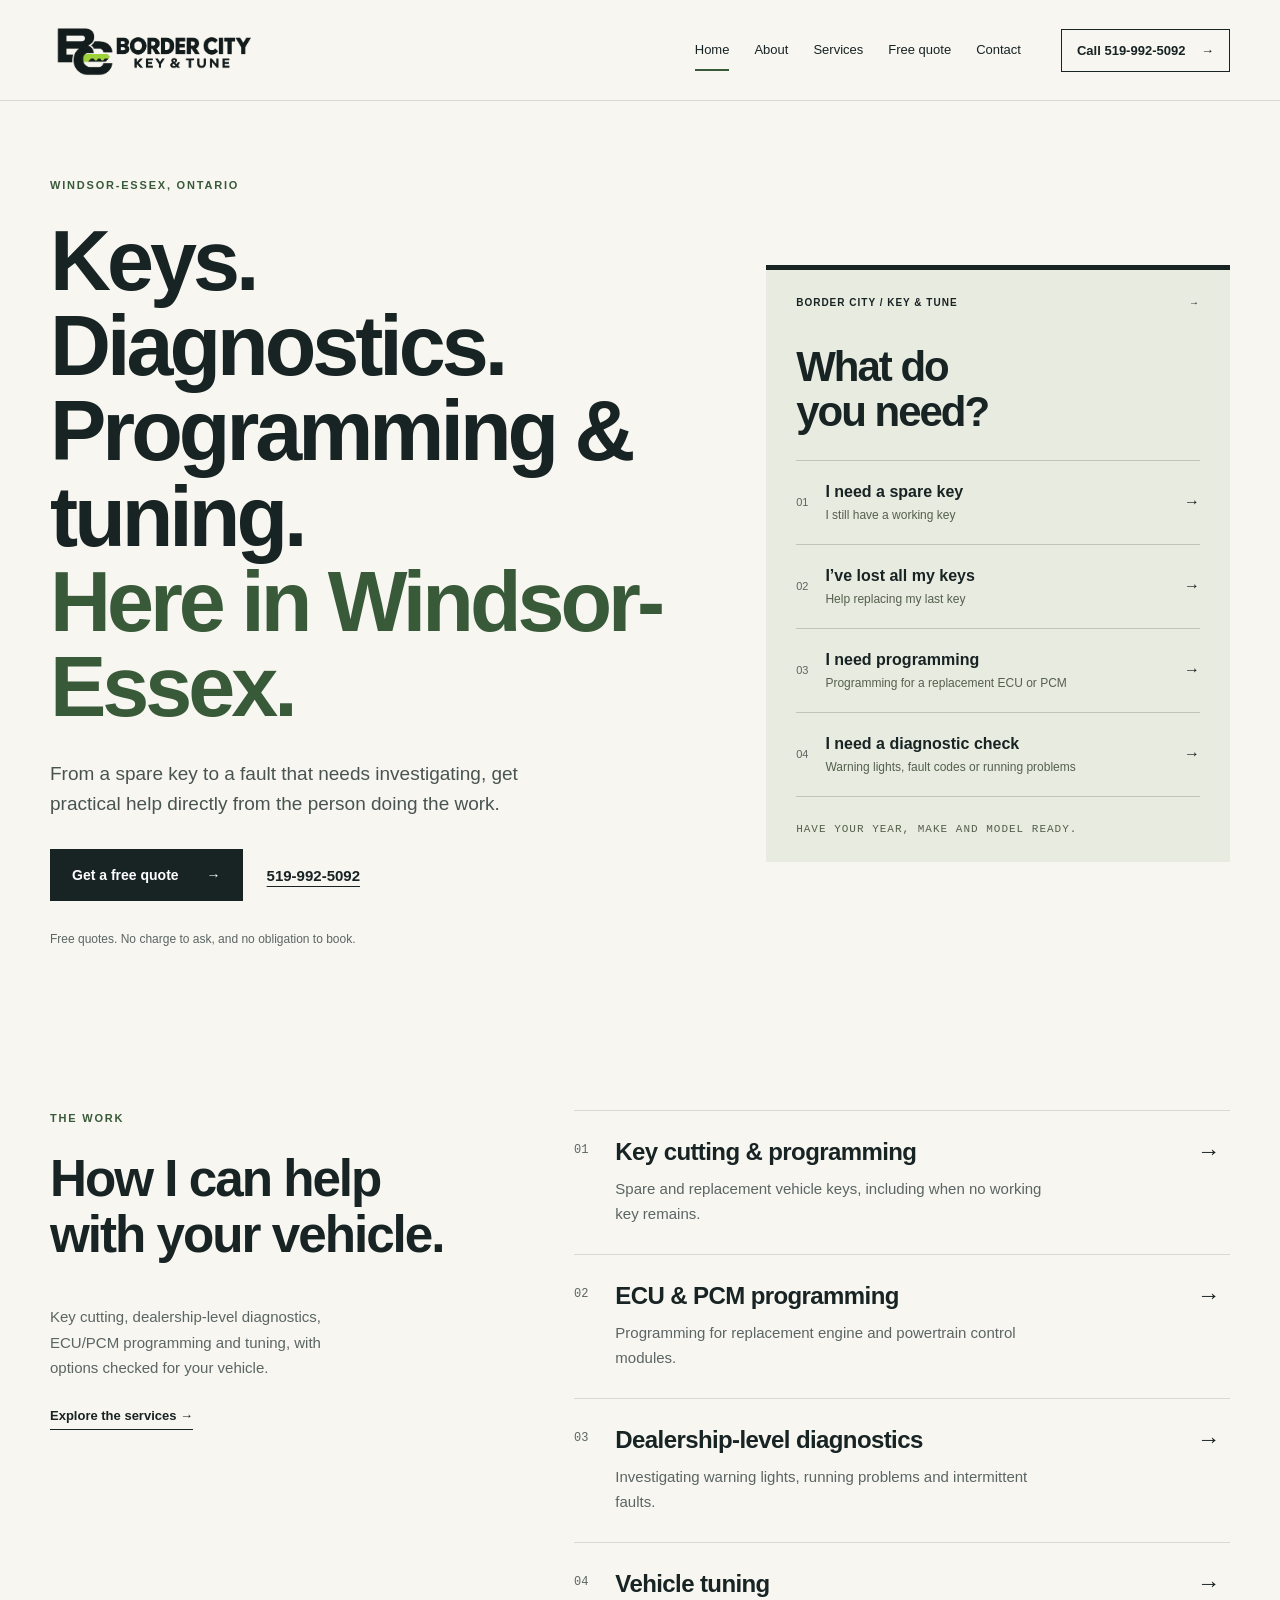
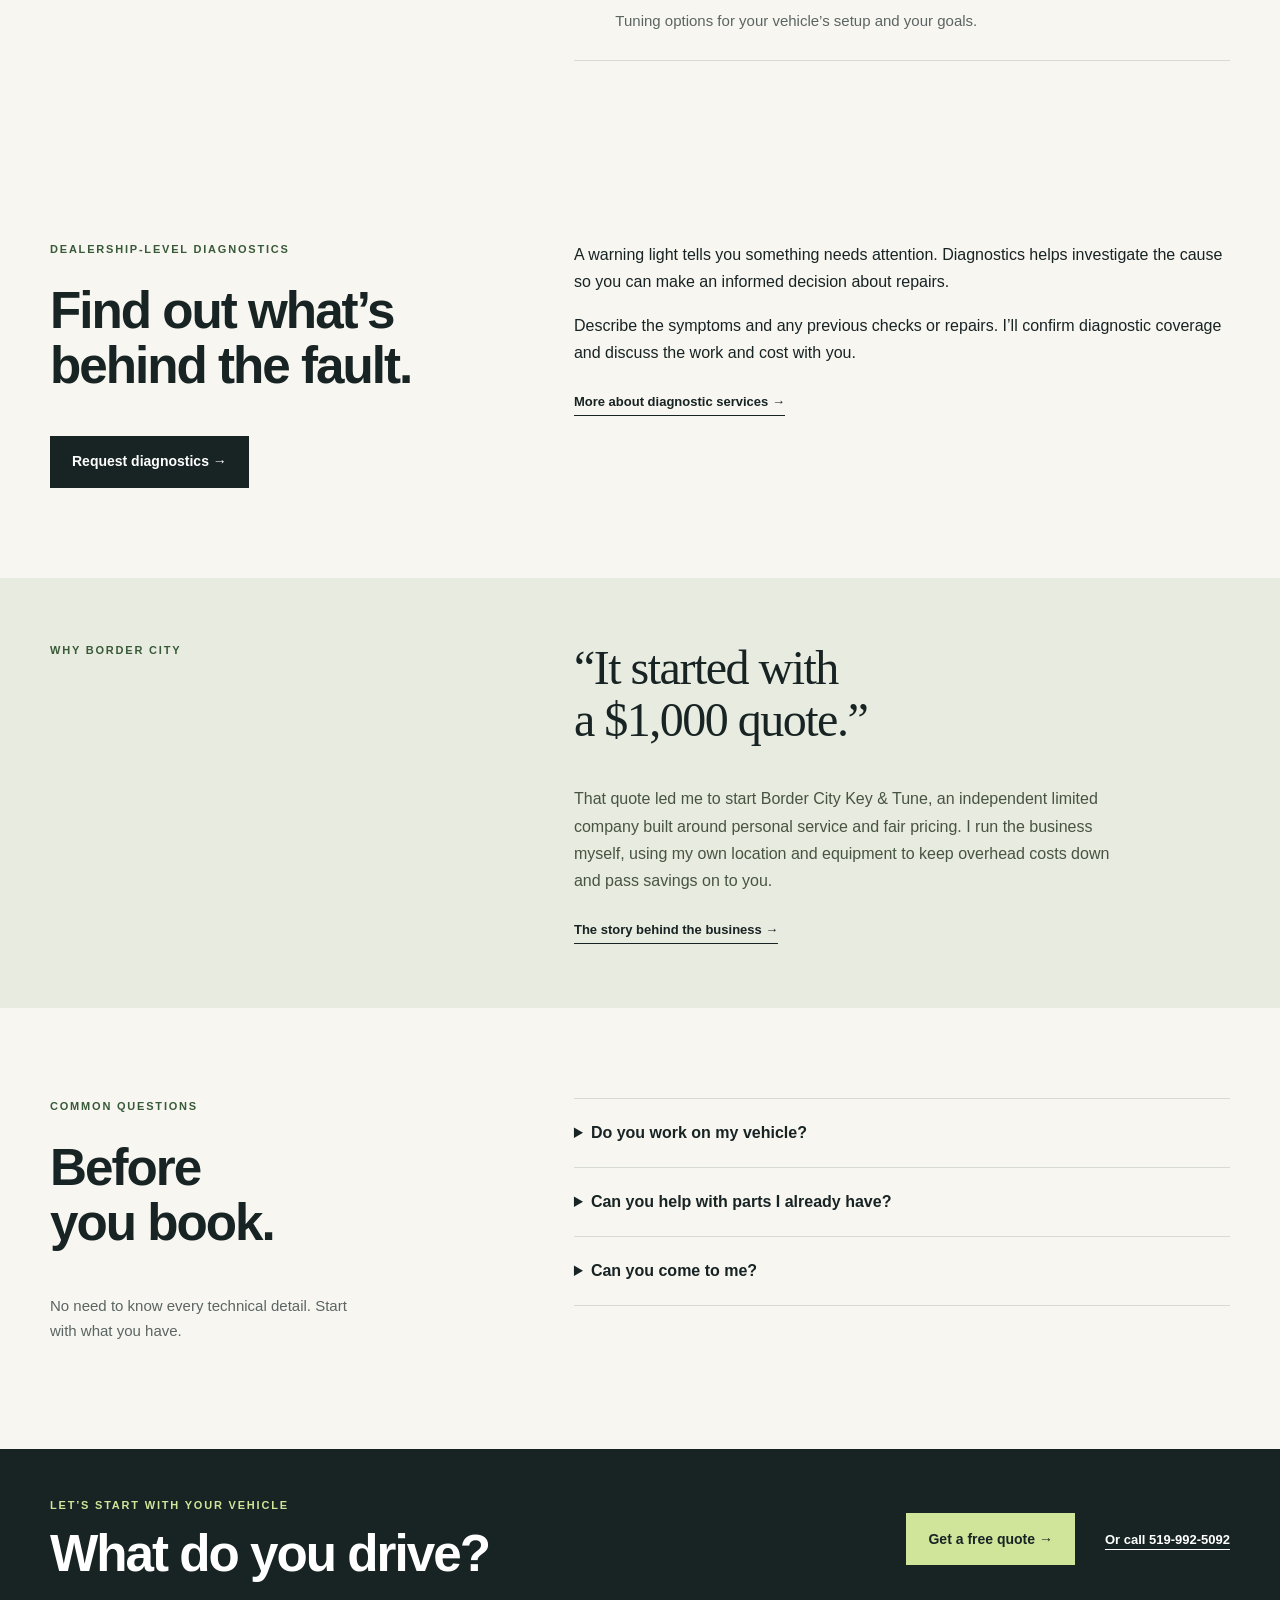
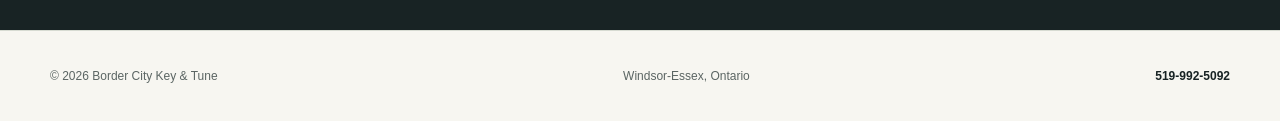
<file: index.html>
<!doctype html>
<html lang="en"><head><meta charset="utf-8"><meta name="viewport" content="width=device-width, initial-scale=1"><meta name="theme-color" content="#182324"><title>Keys, diagnostics & vehicle programming | Border City Key &amp; Tune</title><meta name="description" content="Key cutting, vehicle keys, dealership-level diagnostics, ECU/PCM programming and tuning in Windsor-Essex. Personal service from an independent limited company."><link rel="canonical" href="https://bordercitykey.com/" /><link rel="icon" href="favicon.png" type="image/png"><link rel="stylesheet" href="styles.css?v=brand-20261115"></head><body><a class="skip-link" href="#top">Skip to content</a><header class="site-header"><div class="container header-inner"><a class="brand" href="index.html" aria-label="Border City Key &amp; Tune home"><img class="brand-logo" src="assets/brand/logo-clean-v2.png" width="207" height="69" style="width:207px;max-width:100%;height:auto" alt=""></a><nav class="site-nav" aria-label="Main navigation"><a href="index.html" aria-current="page">Home</a><a href="about.html">About</a><a href="services.html">Services</a><a href="quote.html">Free quote</a><a href="contact.html">Contact</a></nav><a class="header-call" href="tel:+15199925092">Call 519-992-5092 <span aria-hidden="true">→</span></a></div></header><main id="top">
<section class="home-intro"><div class="container intro-grid"><div class="intro-copy"><p class="eyebrow">WINDSOR-ESSEX, ONTARIO</p><h1>Keys. Diagnostics.<br>Programming &amp; tuning.<br><span>Here in Windsor-Essex.</span></h1><p class="intro-lede">From a spare key to a fault that needs investigating, get practical help directly from the person doing the work.</p><div class="hero-actions"><a class="button button-primary" href="quote.html">Get a free quote <span aria-hidden="true">→</span></a><a class="plain-link" href="tel:+15199925092">519-992-5092</a></div><p class="intro-note">Free quotes. No charge to ask, and no obligation to book.</p></div>
<aside class="job-board"><div class="board-top"><span>BORDER CITY / KEY &amp; TUNE</span><span aria-hidden="true">→</span></div><h2>What do<br>you need?</h2><a href="quote.html?service=spare"><span>01</span><div><strong>I need a spare key</strong><small>I still have a working key</small></div><b aria-hidden="true">→</b></a><a href="quote.html?service=lost"><span>02</span><div><strong>I’ve lost all my keys</strong><small>Help replacing my last key</small></div><b aria-hidden="true">→</b></a><a href="quote.html?service=module"><span>03</span><div><strong>I need programming</strong><small>Programming for a replacement ECU or PCM</small></div><b aria-hidden="true">→</b></a><a href="quote.html?service=diagnostics"><span>04</span><div><strong>I need a diagnostic check</strong><small>Warning lights, fault codes or running problems</small></div><b aria-hidden="true">→</b></a><div class="board-bottom">HAVE YOUR YEAR, MAKE AND MODEL READY.</div></aside></div></section>

<section class="section"><div class="container service-layout"><div><p class="eyebrow dark">THE WORK</p><h2>How I can help<br>with your vehicle.</h2><p class="section-note">Key cutting, dealership-level diagnostics, ECU/PCM programming and tuning, with options checked for your vehicle.</p><a class="text-cta" href="services.html">Explore the services →</a></div><div class="service-rows"><article><span>01</span><div><h3>Key cutting &amp; programming</h3><p>Spare and replacement vehicle keys, including when no working key remains.</p></div><a href="quote.html?service=spare" aria-label="Get a vehicle key quote">→</a></article><article><span>02</span><div><h3>ECU &amp; PCM programming</h3><p>Programming for replacement engine and powertrain control modules.</p></div><a href="quote.html?service=module" aria-label="Request a programming quote">→</a></article><article><span>03</span><div><h3>Dealership-level diagnostics</h3><p>Investigating warning lights, running problems and intermittent faults.</p></div><a href="quote.html?service=diagnostics" aria-label="Request a diagnostic appointment">→</a></article><article><span>04</span><div><h3>Vehicle tuning</h3><p>Tuning options for your vehicle’s setup and your goals.</p></div><a href="quote.html?service=tuning" aria-label="Request a tuning quote">→</a></article></div></div></section>
<section class="section"><div class="container practical-grid"><div><p class="eyebrow dark">DEALERSHIP-LEVEL DIAGNOSTICS</p><h2>Find out what’s<br>behind the fault.</h2><a class="button button-primary" href="quote.html?service=diagnostics">Request diagnostics →</a></div><div><p>A warning light tells you something needs attention. Diagnostics helps investigate the cause so you can make an informed decision about repairs.</p><p>Describe the symptoms and any previous checks or repairs. I’ll confirm diagnostic coverage and discuss the work and cost with you.</p><a class="text-cta" href="services.html#diagnostics">More about diagnostic services →</a></div></div></section><section class="owner-note"><div class="container owner-grid"><p class="eyebrow dark">WHY BORDER CITY</p><div><h2>“It started with<br>a $1,000 quote.”</h2><p>That quote led me to start Border City Key &amp; Tune, an independent limited company built around personal service and fair pricing. I run the business myself, using my own location and equipment to keep overhead costs down and pass savings on to you.</p><a class="text-cta" href="about.html">The story behind the business →</a></div></div></section>
<section class="section"><div class="container practical-grid"><div><p class="eyebrow dark">COMMON QUESTIONS</p><h2>Before<br>you book.</h2><p class="section-note">No need to know every technical detail. Start with what you have.</p></div><div class="faq"><details><summary>Do you work on my vehicle?</summary><p>Send your year, make and model, and the service you need. I’ll confirm what I can help with. <a class="text-cta" href="quote.html">Request a free quote →</a></p></details><details><summary>Can you help with parts I already have?</summary><p>Yes. I can check compatibility or help source suitable parts. <a class="text-cta" href="services.html#parts">See parts guidance →</a></p></details><details><summary>Can you come to me?</summary><p>On-site appointments are available for suitable jobs. <a class="text-cta" href="contact.html#appointments">See appointment arrangements →</a></p></details></div></div></section>
<section class="closing"><div class="container"><div><p class="eyebrow">LET’S START WITH YOUR VEHICLE</p><h2>What do you drive?</h2></div><a class="button button-primary" href="quote.html">Get a free quote →</a><a class="plain-link" href="tel:+15199925092">Or call 519-992-5092</a></div></section></main><footer class="site-footer"><div class="container footer-inner"><span>© <span id="year">2026</span> Border City Key &amp; Tune</span><span>Windsor-Essex, Ontario</span><a href="tel:+15199925092">519-992-5092</a></div></footer><script src="script.js?v=free-quotes-20261115" defer></script></body></html>
</file>
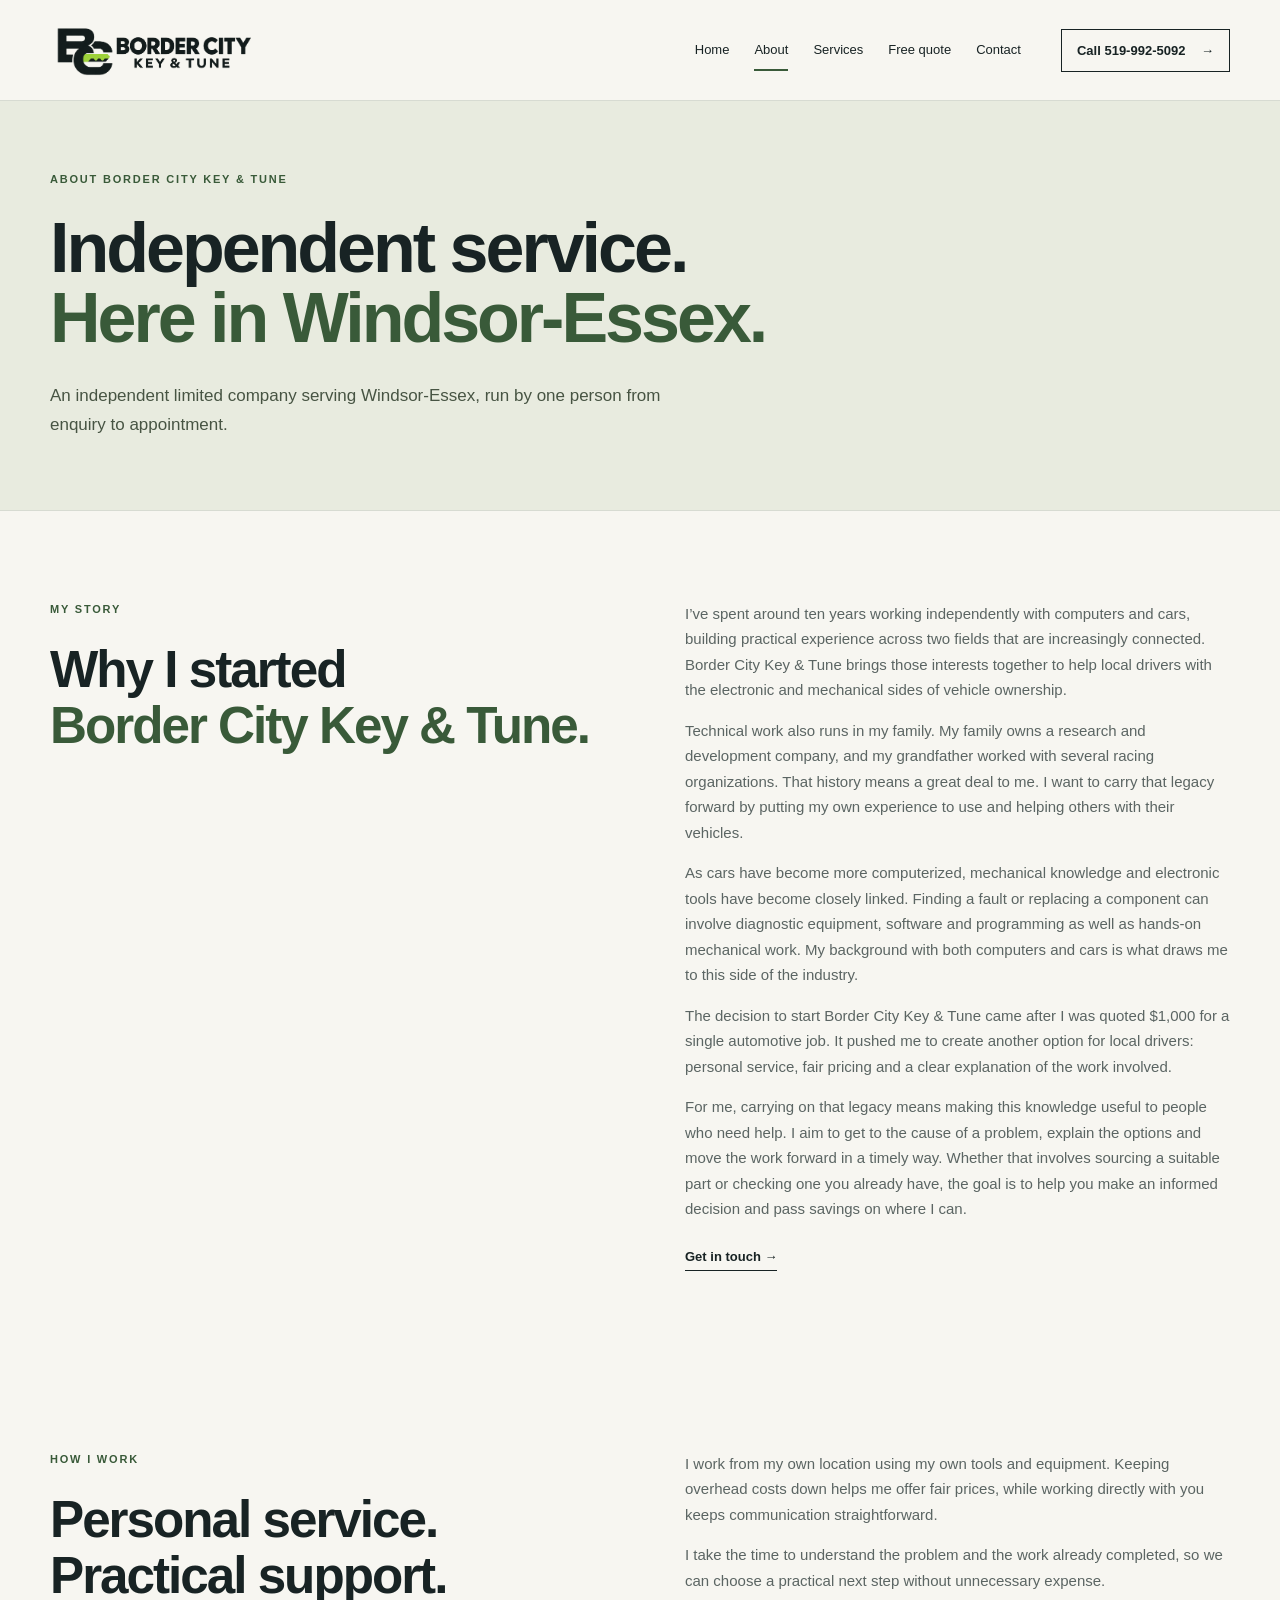
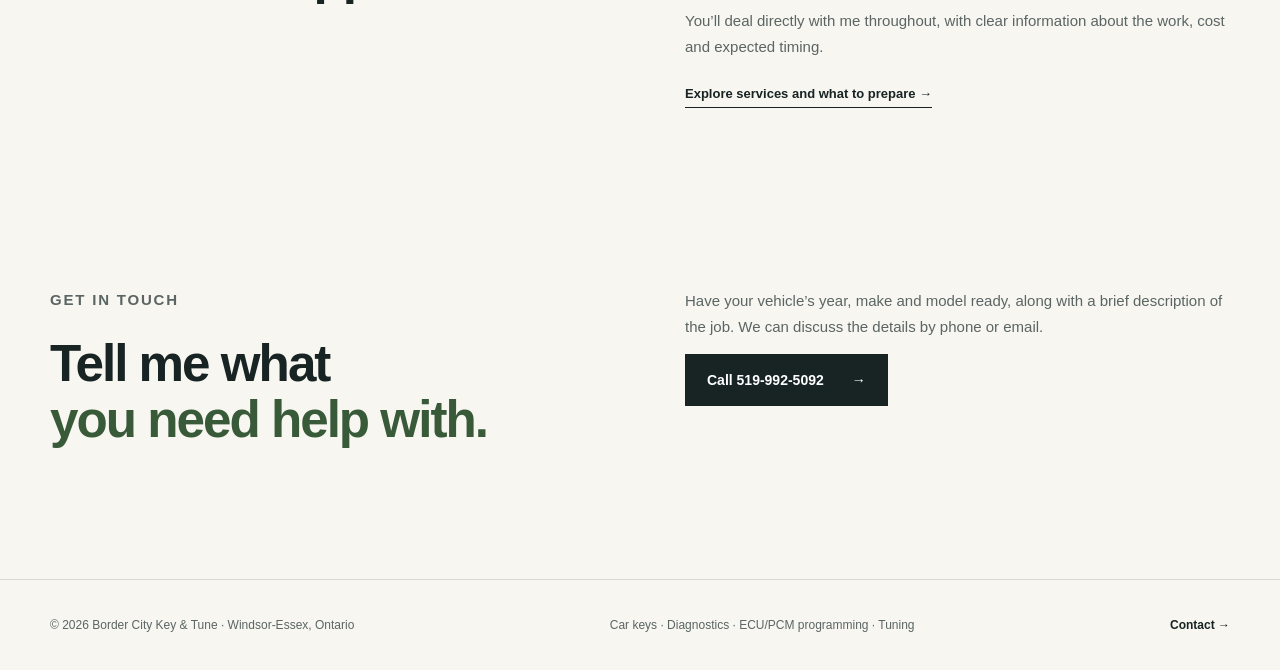
<file: about.html>
<!doctype html>
<html lang="en">
  <head>
    <meta charset="utf-8" />
    <meta name="viewport" content="width=device-width, initial-scale=1" />
    <meta name="theme-color" content="#101820" />
    <meta name="description" content="Meet Border City Key &amp; Tune: a one-person limited company offering key cutting, diagnostics, programming and tuning in Windsor-Essex." />
    <title>About Border City Key &amp; Tune | Windsor-Essex, Ontario</title>
    <link rel="canonical" href="https://bordercitykey.com/about.html" /><link rel="icon" href="favicon.png" type="image/png" />
    <link rel="stylesheet" href="styles.css?v=brand-20261115" />
  </head>
  <body>
    <a class="skip-link" href="#top">Skip to content</a>
    <header class="site-header"><div class="container header-inner"><a class="brand" href="index.html" aria-label="Border City Key &amp; Tune home"><img class="brand-logo" src="assets/brand/logo-clean-v2.png" width="207" height="69" style="width:207px;max-width:100%;height:auto" alt=""></a><nav class="site-nav" aria-label="Main navigation"><a href="index.html">Home</a><a href="about.html" aria-current="page">About</a><a href="services.html">Services</a><a href="quote.html">Free quote</a><a href="contact.html">Contact</a></nav><a class="header-call" href="tel:+15199925092">Call 519-992-5092 <span aria-hidden="true">→</span></a></div></header>
    <main id="top">
      <section class="inner-hero"><div class="container"><p class="eyebrow"><span class="eyebrow-line"></span> ABOUT BORDER CITY KEY & TUNE</p><h1>Independent service.<br /><em>Here in Windsor-Essex.</em></h1><p>An independent limited company serving Windsor-Essex, run by one person from enquiry to appointment.</p></div></section>
      <section class="section about-section"><div class="container about-grid"><div><p class="eyebrow dark"><span class="eyebrow-line"></span> MY STORY</p><h2>Why I started<br /><em>Border City Key &amp; Tune.</em></h2></div><div class="about-copy"><p>I’ve spent around ten years working independently with computers and cars, building practical experience across two fields that are increasingly connected. Border City Key &amp; Tune brings those interests together to help local drivers with the electronic and mechanical sides of vehicle ownership.</p>
<p>Technical work also runs in my family. My family owns a research and development company, and my grandfather worked with several racing organizations. That history means a great deal to me. I want to carry that legacy forward by putting my own experience to use and helping others with their vehicles.</p>
<p>As cars have become more computerized, mechanical knowledge and electronic tools have become closely linked. Finding a fault or replacing a component can involve diagnostic equipment, software and programming as well as hands-on mechanical work. My background with both computers and cars is what draws me to this side of the industry.</p>
<p>The decision to start Border City Key &amp; Tune came after I was quoted $1,000 for a single automotive job. It pushed me to create another option for local drivers: personal service, fair pricing and a clear explanation of the work involved.</p>
<p>For me, carrying on that legacy means making this knowledge useful to people who need help. I aim to get to the cause of a problem, explain the options and move the work forward in a timely way. Whether that involves sourcing a suitable part or checking one you already have, the goal is to help you make an informed decision and pass savings on where I can.</p><a class="text-cta" href="contact.html">Get in touch <span aria-hidden="true">→</span></a></div></div></section>
      
      
<section class="section"><div class="container about-grid"><div><p class="eyebrow dark">HOW I WORK</p><h2>Personal service.<br>Practical support.</h2></div><div class="about-copy"><p>I work from my own location using my own tools and equipment. Keeping overhead costs down helps me offer fair prices, while working directly with you keeps communication straightforward.</p><p>I take the time to understand the problem and the work already completed, so we can choose a practical next step without unnecessary expense.</p><p>You’ll deal directly with me throughout, with clear information about the work, cost and expected timing.</p><a class="text-cta" href="services.html">Explore services and what to prepare →</a></div></div></section><section class="section next-step"><div class="container next-step-inner"><div><p class="eyebrow dark"><span class="eyebrow-line"></span> GET IN TOUCH</p><h2>Tell me what<br /><em>you need help with.</em></h2></div><div><p>Have your vehicle’s year, make and model ready, along with a brief description of the job. We can discuss the details by phone or email.</p><a class="button button-primary" href="tel:+15199925092">Call 519-992-5092 <span aria-hidden="true">→</span></a></div></div></section>
    </main>
    <footer class="site-footer"><div class="container footer-inner"><span>© <span id="year">2026</span> Border City Key &amp; Tune · Windsor-Essex, Ontario</span><span>Car keys · Diagnostics · ECU/PCM programming · Tuning</span><a href="contact.html">Contact →</a></div></footer>
    <script src="script.js?v=free-quotes-20261115" defer></script>
  </body>
</html>
</file>
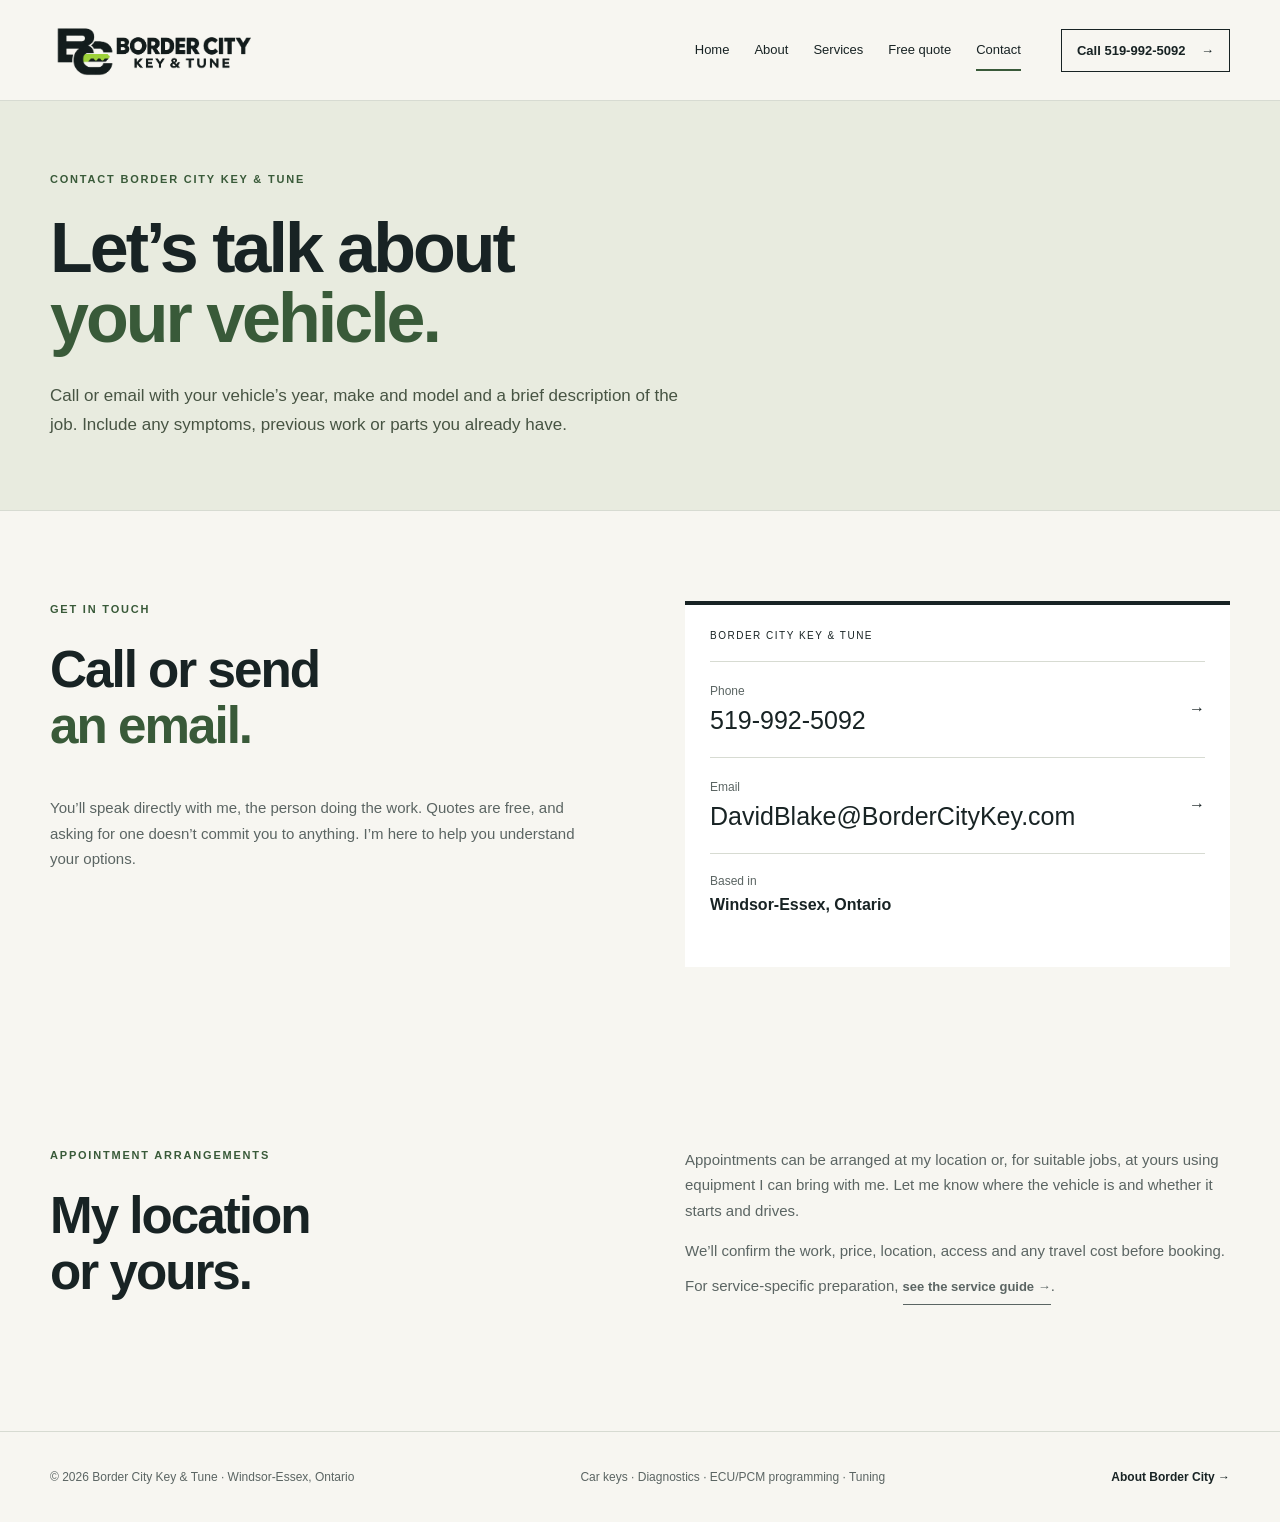
<file: contact.html>
<!doctype html>
<html lang="en">
  <head>
    <meta charset="utf-8" />
    <meta name="viewport" content="width=device-width, initial-scale=1" />
    <meta name="theme-color" content="#101820" />
    <meta name="description" content="Contact Border City Key &amp; Tune for key cutting, diagnostics, programming, tuning, parts sourcing and on-site service enquiries in Windsor-Essex." />
    <title>Contact | Border City Key &amp; Tune</title>
    <link rel="canonical" href="https://bordercitykey.com/contact.html" /><link rel="icon" href="favicon.png" type="image/png" />
    <link rel="stylesheet" href="styles.css?v=brand-20261115" />
  </head>
  <body>
    <a class="skip-link" href="#top">Skip to content</a>
    <header class="site-header"><div class="container header-inner"><a class="brand" href="index.html" aria-label="Border City Key &amp; Tune home"><img class="brand-logo" src="assets/brand/logo-clean-v2.png" width="207" height="69" style="width:207px;max-width:100%;height:auto" alt=""></a><nav class="site-nav" aria-label="Main navigation"><a href="index.html">Home</a><a href="about.html">About</a><a href="services.html">Services</a><a href="quote.html">Free quote</a><a href="contact.html" aria-current="page">Contact</a></nav><a class="header-call" href="tel:+15199925092">Call 519-992-5092 <span aria-hidden="true">→</span></a></div></header>
    <main id="top">
      <section class="inner-hero"><div class="container"><p class="eyebrow"><span class="eyebrow-line"></span> CONTACT BORDER CITY KEY & TUNE</p><h1>Let’s talk about<br /><em>your vehicle.</em></h1><p>Call or email with your vehicle’s year, make and model and a brief description of the job. Include any symptoms, previous work or parts you already have.</p></div></section>
      <section class="section contact-page-section"><div class="container contact-page-grid"><div><p class="eyebrow dark"><span class="eyebrow-line"></span> GET IN TOUCH</p><h2>Call or send<br /><em>an email.</em></h2><p>You’ll speak directly with me, the person doing the work. Quotes are free, and asking for one doesn’t commit you to anything. I’m here to help you understand your options.</p></div><div class="contact-card"><span class="contact-card-label">BORDER CITY KEY & TUNE</span><a class="contact-link" href="tel:+15199925092"><span>Phone</span><strong>519-992-5092</strong><b aria-hidden="true">→</b></a><a class="contact-link" href="mailto:DavidBlake@BorderCityKey.com"><span>Email</span><strong>DavidBlake@BorderCityKey.com</strong><b aria-hidden="true">→</b></a><div class="contact-location"><span>Based in</span><strong>Windsor-Essex, Ontario</strong></div></div></div></section>
<section class="section"><div class="container about-grid"><div><p class="eyebrow dark" id="appointments">APPOINTMENT ARRANGEMENTS</p><h2>My location<br>or yours.</h2></div><div class="about-copy"><p>Appointments can be arranged at my location or, for suitable jobs, at yours using equipment I can bring with me. Let me know where the vehicle is and whether it starts and drives.</p><p>We’ll confirm the work, price, location, access and any travel cost before booking. For service-specific preparation, <a class="text-cta" href="services.html">see the service guide →</a>.</p></div></div></section>    </main>
    <footer class="site-footer"><div class="container footer-inner"><span>© <span id="year">2026</span> Border City Key &amp; Tune · Windsor-Essex, Ontario</span><span>Car keys · Diagnostics · ECU/PCM programming · Tuning</span><a href="about.html">About Border City →</a></div></footer>
    <script src="script.js?v=free-quotes-20261115" defer></script>
  </body>
</html>
</file>
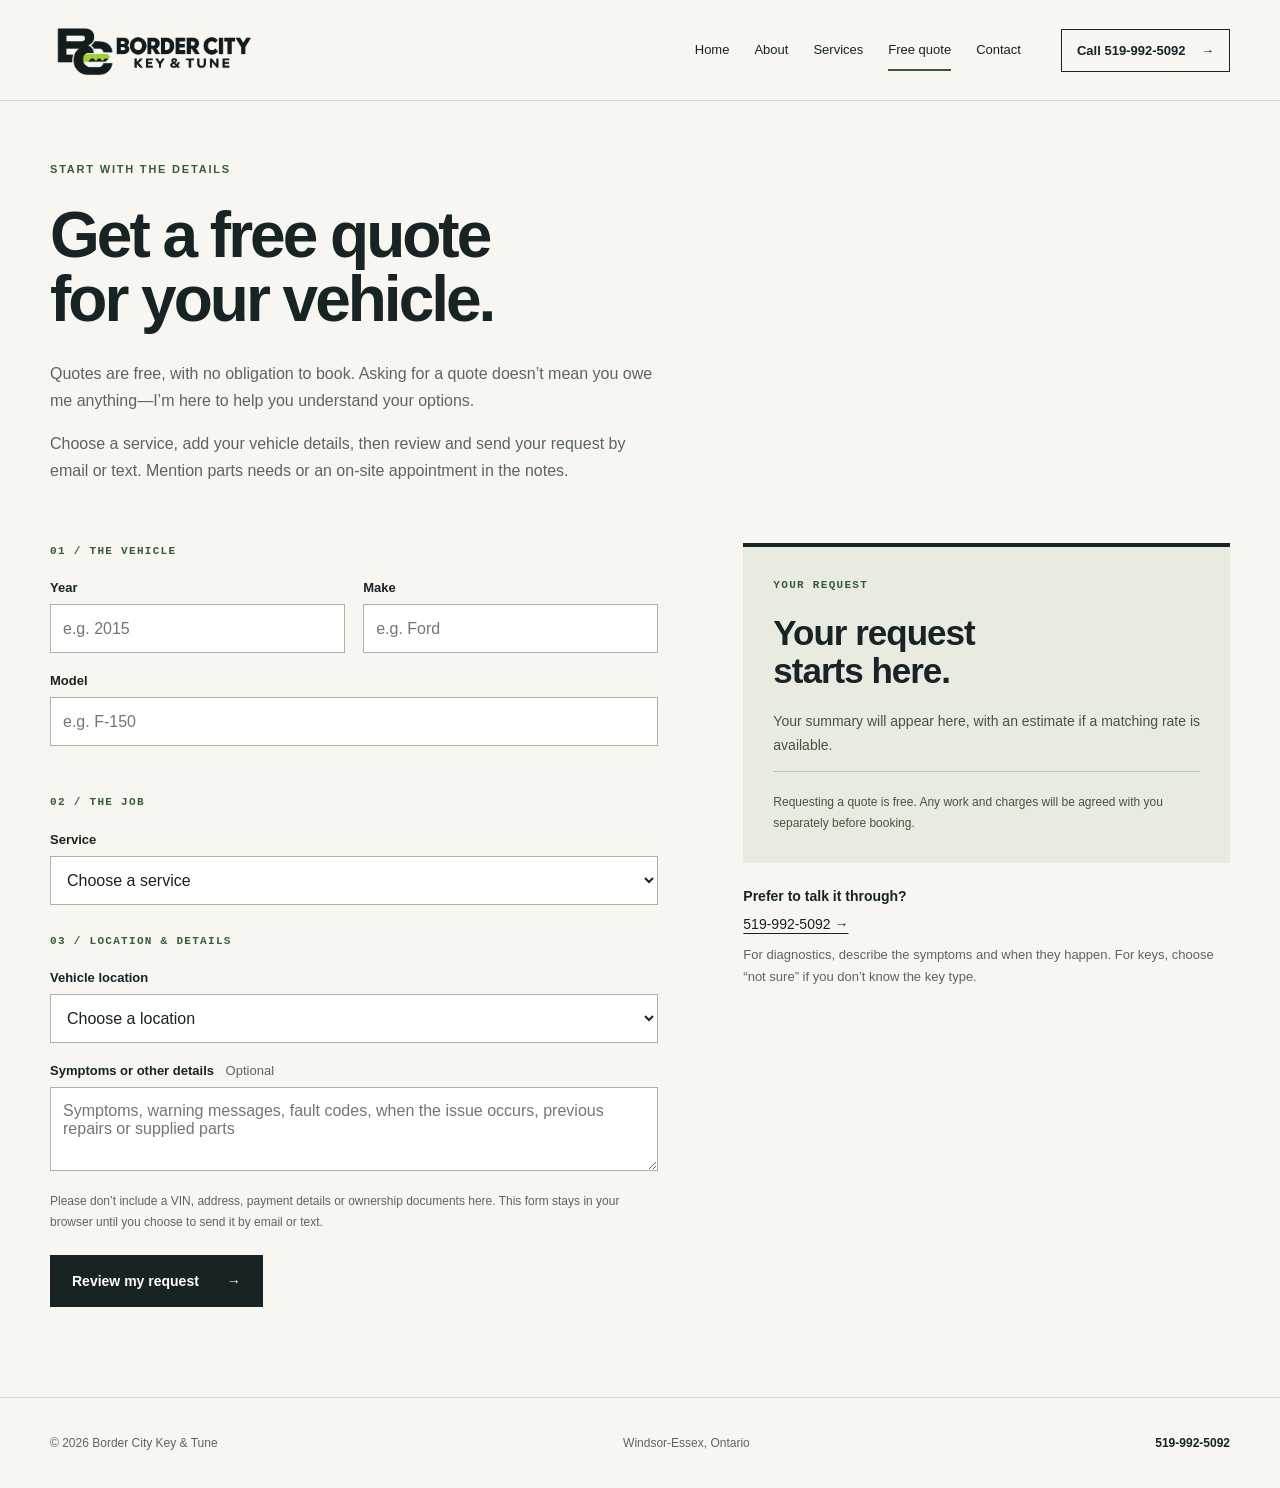
<file: quote.html>
<!doctype html>
<html lang="en"><head><meta charset="utf-8"><meta name="viewport" content="width=device-width, initial-scale=1"><meta name="theme-color" content="#182324"><title>Request a free quote | Border City Key &amp; Tune</title><meta name="description" content="Get a free, no-obligation quote for key cutting, diagnostics, ECU/PCM programming or tuning in Windsor-Essex. No charge to ask and no commitment to book."><link rel="canonical" href="https://bordercitykey.com/quote.html" /><link rel="icon" href="favicon.png" type="image/png"><link rel="stylesheet" href="styles.css?v=brand-20261115"></head><body><a class="skip-link" href="#top">Skip to content</a><header class="site-header"><div class="container header-inner"><a class="brand" href="index.html" aria-label="Border City Key &amp; Tune home"><img class="brand-logo" src="assets/brand/logo-clean-v2.png" width="207" height="69" style="width:207px;max-width:100%;height:auto" alt=""></a><nav class="site-nav" aria-label="Main navigation"><a href="index.html">Home</a><a href="about.html">About</a><a href="services.html">Services</a><a href="quote.html" aria-current="page">Free quote</a><a href="contact.html">Contact</a></nav><a class="header-call" href="tel:+15199925092">Call 519-992-5092 <span aria-hidden="true">→</span></a></div></header><main id="top"><section class="quote-heading"><div class="container"><p class="eyebrow dark">START WITH THE DETAILS</p><h1>Get a free quote<br>for your vehicle.</h1><p>Quotes are free, with no obligation to book. Asking for a quote doesn’t mean you owe me anything—I’m here to help you understand your options.</p><p>Choose a service, add your vehicle details, then review and send your request by email or text. Mention parts needs or an on-site appointment in the notes.</p></div></section><section class="quote-section"><div class="container quote-layout"><form id="quote-form"><p class="form-kicker">01 / THE VEHICLE</p><div class="field-grid"><label>Year<input name="vehicleYear" id="vehicle-year" type="number" min="1980" max="2027" placeholder="e.g. 2015" required></label><label>Make<input name="make" maxlength="50" placeholder="e.g. Ford" required></label><label class="wide">Model<input name="model" maxlength="80" placeholder="e.g. F-150" required></label></div><p class="form-kicker">02 / THE JOB</p><label>Service<select name="service" id="service" required><option value="">Choose a service</option><option value="spare">Spare / additional key</option><option value="lost">All keys lost</option><option value="program">Program a customer-supplied key</option><option value="diagnostics">Dealership-level diagnostics</option><option value="module">ECU / PCM programming</option><option value="tuning">Vehicle tuning</option></select></label><div id="key-fields" class="field-grid"><label>Key type<select name="keyType"><option value="unknown">Not sure</option><option value="blade">Basic metal key (no chip)</option><option value="transponder">Chipped ignition key</option><option value="remote">Remote-head ignition key</option><option value="smart">Push-button / smart key</option></select></label><label>Do you have a working key?<select name="workingKeys"><option value="unknown">Not sure</option><option value="yes">At least one working key</option><option value="no">No working key</option></select></label></div><label id="part-field" hidden>Module details<input name="part" maxlength="180" placeholder="Part number, new / used, engine, fault codes"></label><p class="form-kicker">03 / LOCATION &amp; DETAILS</p><label>Vehicle location<select name="location" required><option value="">Choose a location</option><option value="windsor">Windsor</option><option value="lasalle">LaSalle</option><option value="tecumseh">Tecumseh</option><option value="other">Another location</option></select></label><label>Symptoms or other details <span class="optional">Optional</span><textarea name="notes" rows="3" maxlength="1000" placeholder="Symptoms, warning messages, fault codes, when the issue occurs, previous repairs or supplied parts"></textarea></label><p class="form-note">Please don’t include a VIN, address, payment details or ownership documents here. This form stays in your browser until you choose to send it by email or text.</p><button class="button button-primary" type="submit">Review my request <span aria-hidden="true">→</span></button><noscript><p>JavaScript is needed for the quote tool. Call <a href="tel:+15199925092">519-992-5092</a> or email <a href="mailto:DavidBlake@BorderCityKey.com">DavidBlake@BorderCityKey.com</a> with your vehicle details.</p></noscript></form><aside class="quote-sidebar"><div class="quote-result" id="quote-result" tabindex="-1" aria-live="polite"><span class="form-kicker">YOUR REQUEST</span><h2>Your request<br>starts here.</h2><p>Your summary will appear here, with an estimate if a matching rate is available.</p><p class="small-note">Requesting a quote is free. Any work and charges will be agreed with you separately before booking.</p></div><div class="quote-help"><strong>Prefer to talk it through?</strong><a href="tel:+15199925092">519-992-5092 →</a><p>For diagnostics, describe the symptoms and when they happen. For keys, choose “not sure” if you don’t know the key type.</p></div></aside></div></section></main><footer class="site-footer"><div class="container footer-inner"><span>© <span id="year">2026</span> Border City Key &amp; Tune</span><span>Windsor-Essex, Ontario</span><a href="tel:+15199925092">519-992-5092</a></div></footer><script src="quote-config.js" defer></script><script src="quote-engine.js?v=copy-20261115-2" defer></script><script src="script.js?v=free-quotes-20261115" defer></script></body></html>
</file>
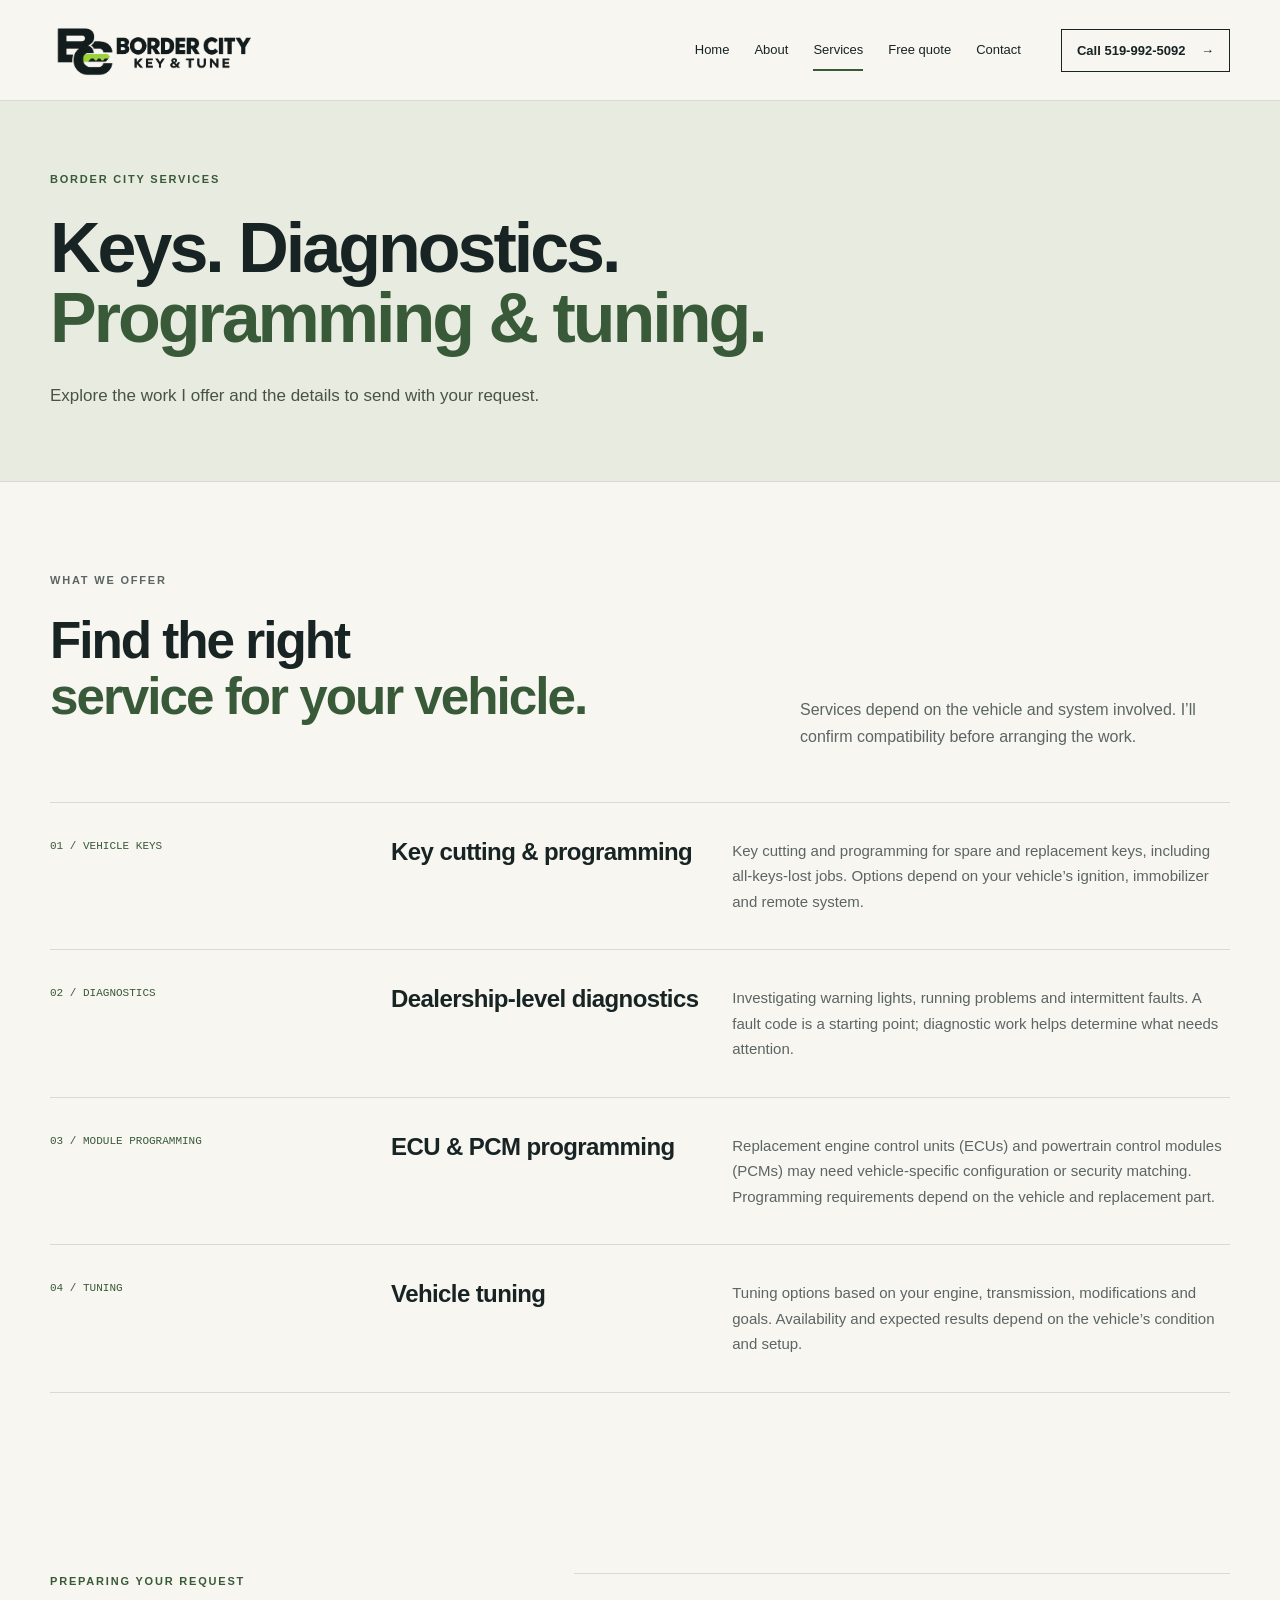
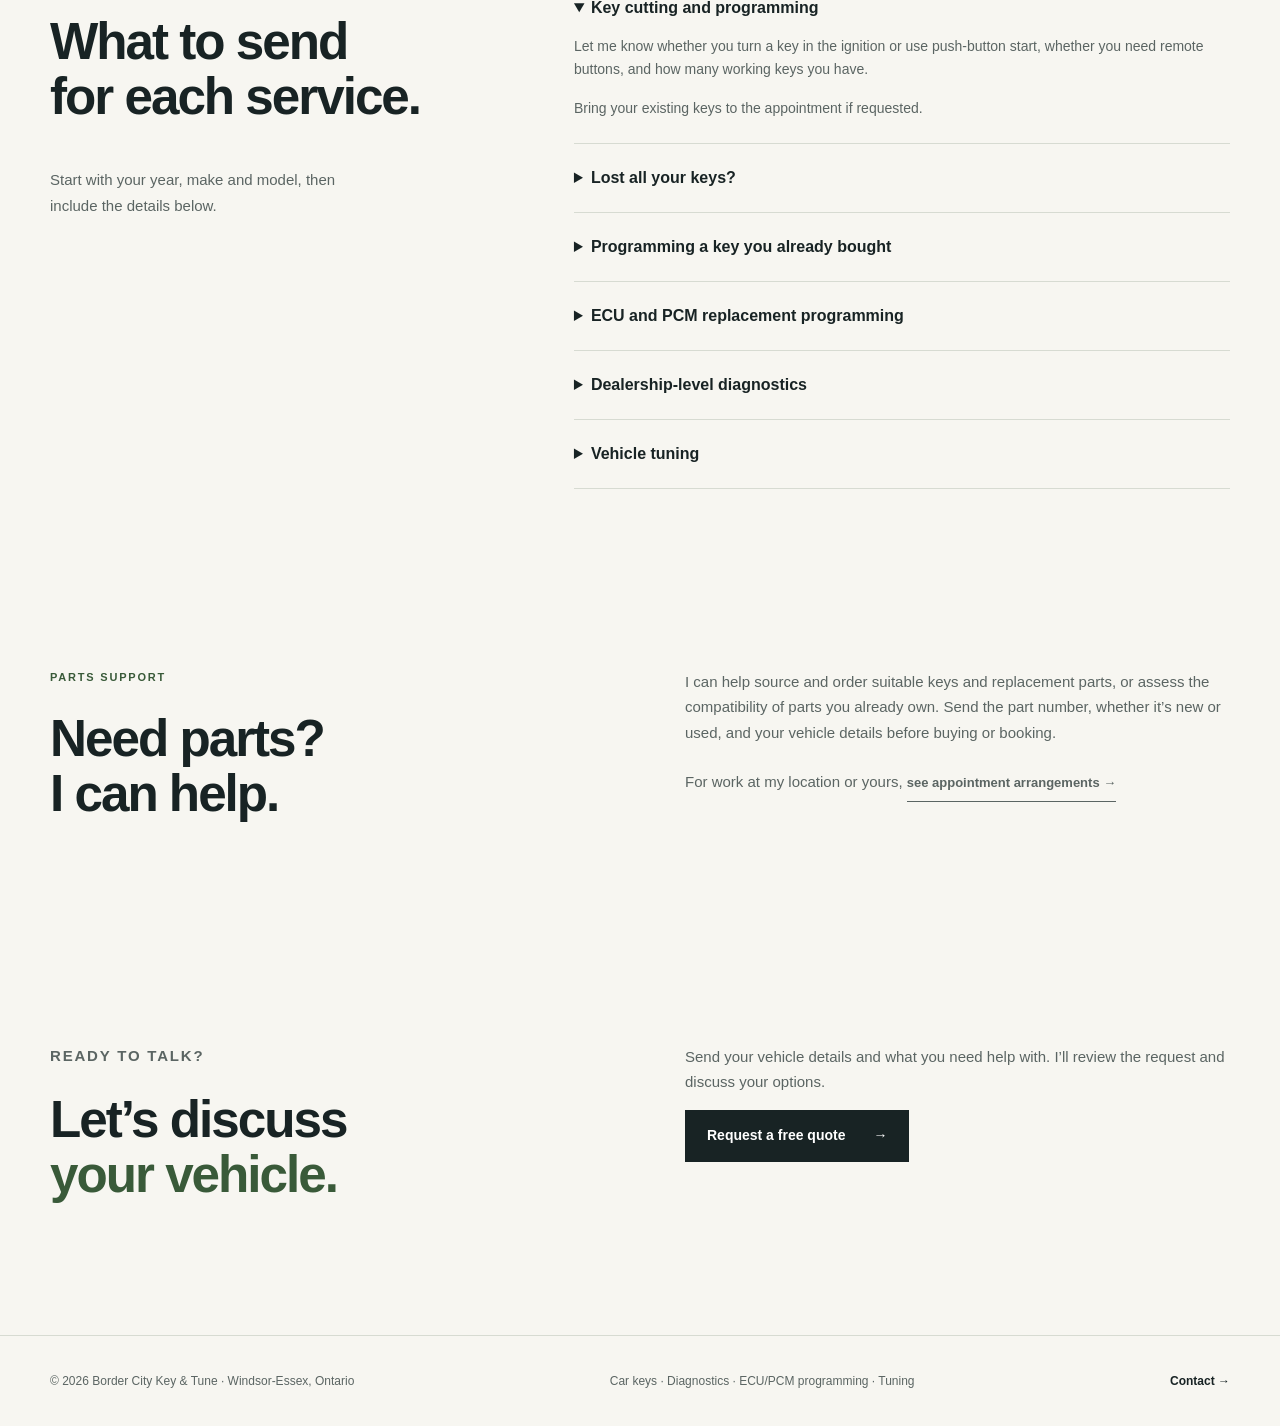
<file: services.html>
<!doctype html>
<html lang="en">
  <head>
    <meta charset="utf-8" />
    <meta name="viewport" content="width=device-width, initial-scale=1" />
    <meta name="theme-color" content="#101820" />
    <meta name="description" content="Key cutting, diagnostics, ECU/PCM programming and tuning in Windsor-Essex, with parts sourcing and on-site appointments available for suitable jobs." />
    <title>Services | Border City Key &amp; Tune</title>
    <link rel="canonical" href="https://bordercitykey.com/services.html" /><link rel="icon" href="favicon.png" type="image/png" />
    <link rel="stylesheet" href="styles.css?v=brand-20261115" />
  </head>
  <body>
    <a class="skip-link" href="#top">Skip to content</a>
    <header class="site-header"><div class="container header-inner"><a class="brand" href="index.html" aria-label="Border City Key &amp; Tune home"><img class="brand-logo" src="assets/brand/logo-clean-v2.png" width="207" height="69" style="width:207px;max-width:100%;height:auto" alt=""></a><nav class="site-nav" aria-label="Main navigation"><a href="index.html">Home</a><a href="about.html">About</a><a href="services.html" aria-current="page">Services</a><a href="quote.html">Free quote</a><a href="contact.html">Contact</a></nav><a class="header-call" href="tel:+15199925092">Call 519-992-5092 <span aria-hidden="true">→</span></a></div></header>
    <main id="top">
      <section class="inner-hero"><div class="container"><p class="eyebrow"><span class="eyebrow-line"></span> BORDER CITY SERVICES</p><h1>Keys. Diagnostics.<br /><em>Programming &amp; tuning.</em></h1><p>Explore the work I offer and the details to send with your request.</p></div></section>
      <section class="section service-detail-section"><div class="container"><div class="section-heading"><div><p class="eyebrow dark"><span class="eyebrow-line"></span> WHAT WE OFFER</p><h2>Find the right<br /><em>service for your vehicle.</em></h2></div><p>Services depend on the vehicle and system involved. I’ll confirm compatibility before arranging the work.</p></div><div class="detail-list"><article><span class="detail-num">01 / VEHICLE KEYS</span><h3>Key cutting &amp; programming</h3><p>Key cutting and programming for spare and replacement keys, including all-keys-lost jobs. Options depend on your vehicle’s ignition, immobilizer and remote system.</p></article><article id="diagnostics"><span class="detail-num">02 / DIAGNOSTICS</span><h3>Dealership-level diagnostics</h3><p>Investigating warning lights, running problems and intermittent faults. A fault code is a starting point; diagnostic work helps determine what needs attention.</p></article><article><span class="detail-num">03 / MODULE PROGRAMMING</span><h3>ECU &amp; PCM programming</h3><p>Replacement engine control units (ECUs) and powertrain control modules (PCMs) may need vehicle-specific configuration or security matching. Programming requirements depend on the vehicle and replacement part.</p></article><article><span class="detail-num">04 / TUNING</span><h3>Vehicle tuning</h3><p>Tuning options based on your engine, transmission, modifications and goals. Availability and expected results depend on the vehicle’s condition and setup.</p></article></div></div></section>
<section class="section"><div class="container practical-grid"><div><p class="eyebrow dark">PREPARING YOUR REQUEST</p><h2>What to send<br>for each service.</h2><p class="section-note">Start with your year, make and model, then include the details below.</p></div><div class="faq">
<details open><summary>Key cutting and programming</summary><p>Let me know whether you turn a key in the ignition or use push-button start, whether you need remote buttons, and how many working keys you have.</p><p>Bring your existing keys to the appointment if requested.</p></details>
<details><summary>Lost all your keys?</summary><p>Let me know straight away if you have no working key. Replacing the last key can involve more work than adding a spare. Include whether the vehicle is locked, where it is located and whether it can be moved. These details help me check what’s needed and how the job can be arranged.</p><p>Have proof of ownership and photo identification available for the key service. I’ll confirm which documents are needed directly. Please keep your VIN and ownership documents out of the quote form.</p></details>
<details><summary>Programming a key you already bought</summary><p>Send the key’s part number, where you bought it, whether it’s new or used, and whether the blade is already cut. Keys that look alike may use different electronics, and some used keys cannot be programmed to another vehicle. I’ll check the details before agreeing to the work.</p><p><strong>Before buying:</strong> send me your vehicle details and the key’s part number so I can check compatibility.</p></details>
<details><summary>ECU and PCM replacement programming</summary><p><strong>Have ready:</strong> engine and transmission details, old and replacement module part numbers, whether the replacement is new or used, fault codes, current symptoms and a description of previous work. Let me know whether you still have the original module and whether the vehicle starts.</p><p>Programming alone may not resolve a wiring fault, failed component or incorrect replacement module. Tell me what has been checked so far so we can discuss whether programming is the right next step.</p></details>
<details><summary>Dealership-level diagnostics</summary><p><strong>Have ready:</strong> year, make, model, engine, warning lights or messages, any fault codes, and a description of the symptoms. Tell me when the problem happens, whether it is intermittent, and what has already been checked or replaced.</p></details><details><summary>Vehicle tuning</summary><p>Tell me what you drive and what you want to achieve. Include the engine, transmission, fuel used, modifications and any current tune you know about. Mention any running problems so I can review the vehicle’s condition alongside your goals.</p></details>
</div></div></section>      <section class="section"><div class="container about-grid" id="parts"><div><p class="eyebrow dark">PARTS SUPPORT</p><h2>Need parts?<br>I can help.</h2></div><div class="about-copy"><p>I can help source and order suitable keys and replacement parts, or assess the compatibility of parts you already own. Send the part number, whether it’s new or used, and your vehicle details before buying or booking.</p><p>For work at my location or yours, <a class="text-cta" href="contact.html#appointments">see appointment arrangements →</a></p></div></div></section><section class="section next-step"><div class="container next-step-inner"><div><p class="eyebrow dark"><span class="eyebrow-line"></span> READY TO TALK?</p><h2>Let’s discuss<br /><em>your vehicle.</em></h2></div><div><p>Send your vehicle details and what you need help with. I’ll review the request and discuss your options.</p><a class="button button-primary" href="quote.html">Request a free quote <span aria-hidden="true">→</span></a></div></div></section>
    </main>
    <footer class="site-footer"><div class="container footer-inner"><span>© <span id="year">2026</span> Border City Key &amp; Tune · Windsor-Essex, Ontario</span><span>Car keys · Diagnostics · ECU/PCM programming · Tuning</span><a href="contact.html">Contact →</a></div></footer>
    <script src="script.js?v=free-quotes-20261115" defer></script>
  </body>
</html>
</file>
<file: styles.css>
:root{--ink:#182324;--paper:#f7f6f1;--white:#fff;--muted:#5b6563;--line:#d7dbd2;--lime:#d0e59a;--green:#395a39;font-family:Arial,Helvetica,sans-serif;color:var(--ink);background:var(--paper);scroll-behavior:smooth}*{box-sizing:border-box}body{margin:0}a{color:inherit;text-decoration:none}button,input,select,textarea{font:inherit}button,a,input,select,textarea{touch-action:manipulation}a:focus-visible,button:focus-visible,input:focus-visible,select:focus-visible,textarea:focus-visible,summary:focus-visible{outline:3px solid #799453;outline-offset:4px}[hidden]{display:none!important}.container{width:min(1180px,calc(100% - 64px));margin-inline:auto}.skip-link{position:fixed;top:-80px;left:20px;z-index:100;background:var(--lime);padding:14px}.skip-link:focus{top:10px}.site-header{background:var(--paper);border-bottom:1px solid var(--line)}.header-inner{min-height:100px;display:flex;align-items:center;gap:40px}.brand{display:flex;align-items:center;flex:0 0 auto}.brand-logo{display:block;width:207px;height:auto}.site-nav{display:flex;gap:25px;margin-left:auto}.site-nav a{font-size:13px;padding:12px 0;border-bottom:2px solid transparent}.site-nav a:hover,.site-nav a[aria-current]{border-color:var(--green)}.header-call{font-size:13px;font-weight:bold;border:1px solid var(--ink);padding:13px 15px;white-space:nowrap}.header-call span{margin-left:12px}.header-call:hover{background:var(--lime)}.eyebrow{font-size:11px;font-weight:700;letter-spacing:1.8px;line-height:1.6;margin:0 0 24px;color:var(--green)}.eyebrow-line{display:none}h1,h2,h3,p{margin-top:0}h1,h2,h3{font-weight:600}h1{font-size:clamp(48px,6.6vw,88px);letter-spacing:-4px;line-height:1.01;margin-bottom:28px}h2{font-size:clamp(34px,4vw,52px);letter-spacing:-2px;line-height:1.08}h3{font-size:24px;letter-spacing:-.6px}p{line-height:1.7}em{font-style:normal;color:var(--green)}.home-intro{padding:76px 0 70px}.intro-grid{display:grid;grid-template-columns:1.35fr 1fr;gap:90px;align-items:center}.intro-copy h1 span{color:var(--green)}.intro-lede{font-size:19px;max-width:480px;color:#495451;line-height:1.6;margin-bottom:30px}.hero-actions{display:flex;align-items:center;gap:24px;flex-wrap:wrap}.button{min-height:52px;padding:16px 22px;display:inline-flex;align-items:center;justify-content:space-between;gap:28px;font-weight:700;font-size:14px;border:0;cursor:pointer;line-height:1.35}.button-primary{background:var(--ink);color:white}.button-primary:hover{background:#395a39}.button-outline{border:1px solid var(--ink)}.plain-link{font-weight:bold;font-size:15px;text-decoration:underline;text-underline-offset:5px}.intro-note{font-size:12px;color:var(--muted);margin:28px 0 0}.job-board{background:#e8ebdf;padding:27px 30px 24px;border-top:5px solid var(--ink)}.board-top{display:flex;justify-content:space-between;font-size:10px;font-weight:bold;letter-spacing:1px}.job-board h2{font-size:42px;margin:36px 0 25px}.job-board>a{display:flex;align-items:center;gap:17px;border-top:1px solid #bdc6b7;padding:22px 0}.job-board>a:hover strong{text-decoration:underline;text-underline-offset:4px}.job-board>a>span{font-size:11px;color:var(--muted)}.job-board strong{font-size:16px}.job-board small{display:block;color:#54604e;font-size:12px;margin-top:7px}.job-board b{margin-left:auto;font-weight:400}.board-bottom{border-top:1px solid #bdc6b7;padding-top:23px;font:11px/1.65 monospace;letter-spacing:1px;color:#53604c}.local-line{border-block:1px solid var(--line)}.local-line>.container{padding-block:23px;display:flex;justify-content:space-between;gap:20px;font-size:13px}.local-line span{color:var(--muted)}.section{padding:90px 0}.service-layout,.practical-grid{display:grid;grid-template-columns:.85fr 1.3fr;gap:95px}.section-note{color:var(--muted);max-width:320px;font-size:15px}.text-cta{display:inline-block;font-size:13px;font-weight:bold;border-bottom:1px solid currentColor;padding-bottom:6px;margin-top:12px}.service-rows article{display:flex;gap:27px;padding:27px 0;border-top:1px solid var(--line)}.service-rows article:last-child{border-bottom:1px solid var(--line)}.service-rows article>span{font:12px monospace;padding-top:5px;color:var(--muted)}.service-rows h3{margin-bottom:10px}.service-rows p{font-size:15px;color:var(--muted);margin:0;max-width:430px}.service-rows article>a{margin-left:auto;padding:0 10px;font-size:23px}.owner-note{background:#e8ebdf;padding:64px 0}.owner-grid{display:grid;grid-template-columns:.85fr 1.3fr;gap:95px}.owner-grid h2{font-family:Georgia,serif;font-weight:400;font-size:48px;letter-spacing:-1.5px}.owner-grid p:not(.eyebrow){max-width:550px;color:#475443}.faq details{border-top:1px solid var(--line);padding:22px 0}.faq details:last-child{border-bottom:1px solid var(--line)}.faq summary{cursor:pointer;font-size:16px;font-weight:600;line-height:1.5}.faq p{font-size:14px;color:var(--muted);margin:15px 0 0}.closing{background:var(--ink);color:white;padding:48px 0}.closing>.container{display:flex;gap:30px;align-items:center}.closing h2{margin-bottom:0}.closing .eyebrow{color:var(--lime);margin-bottom:12px}.closing .button{margin-left:auto;background:var(--lime);color:var(--ink)}.closing .plain-link{font-size:13px}.site-footer{border-top:1px solid var(--line)}.footer-inner{min-height:90px;display:flex;justify-content:space-between;align-items:center;gap:20px;color:var(--muted);font-size:12px}.footer-inner a{color:var(--ink);font-weight:600}
/* Interior pages share a quieter, single-column rhythm. */
.inner-hero{padding:70px 0;background:#e8ebdf;border-bottom:1px solid var(--line)}.inner-hero h1{font-size:clamp(44px,6vw,70px);letter-spacing:-3px}.inner-hero p:not(.eyebrow){max-width:650px;color:#475443;font-size:17px;margin-bottom:0}.section-heading{display:flex;justify-content:space-between;gap:60px;margin-bottom:35px;align-items:end}.section-heading p{max-width:430px;color:var(--muted)}.detail-list{border-top:1px solid var(--line)}.detail-list article{display:grid;grid-template-columns:1fr 1fr 1.6fr;gap:30px;border-bottom:1px solid var(--line);padding:35px 0}.detail-num{font:11px/1.6 monospace;color:var(--green)}.detail-list h3{margin:0}.detail-list p{color:var(--muted);font-size:15px;margin:0}.process{background:#e8ebdf}.process-inner,.contact-inner,.about-grid,.next-step-inner,.contact-page-grid{display:grid;grid-template-columns:1fr 1fr;gap:90px}.process-lede{max-width:360px;color:var(--muted)}.steps{list-style:none;padding:0;margin:0}.steps li{display:flex;gap:25px;padding:20px 0;border-bottom:1px solid #c6cfbe}.steps li:first-child{padding-top:0}.steps li>span{font:12px monospace;padding-top:5px}.steps h3{font-size:20px;margin-bottom:10px}.steps p,.about-copy p,.next-step p,.contact-page-grid p:not(.eyebrow){color:var(--muted);font-size:15px}.steps p{margin:0}.contact-card{border-top:4px solid var(--ink);padding:25px;background:white}.contact-card-label{display:block;font-size:10px;letter-spacing:1.5px;margin-bottom:20px}.contact-link{display:grid;grid-template-columns:1fr auto;gap:8px;padding:22px 0;border-top:1px solid var(--line);overflow-wrap:anywhere}.contact-link span{font-size:12px;color:var(--muted)}.contact-link strong{grid-row:2;font-size:clamp(17px,2.2vw,25px);font-weight:500}.contact-link b{grid-column:2;grid-row:1/3;align-self:center}.contact-location{padding:20px 0;border-top:1px solid var(--line)}.contact-location span,.contact-location strong{display:block;margin-bottom:8px}.contact-location span{font-size:12px;color:var(--muted)}.statement-section{padding:65px 0;background:#e8ebdf}.statement-mark{display:none}.statement-inner blockquote{font:36px/1.25 Georgia,serif;max-width:820px;margin:0 0 25px}.statement-credit{font-size:10px;letter-spacing:1.5px}
/* Quote workspace */
.quote-heading{padding:60px 0 42px}.quote-heading h1{font-size:64px;letter-spacing:-3px}.quote-heading p:not(.eyebrow){max-width:610px;color:var(--muted)}.quote-section{padding:0 0 90px}.quote-layout{display:grid;grid-template-columns:1.25fr 1fr;gap:85px;align-items:start}.form-kicker{display:block;font:700 11px/1.6 monospace;letter-spacing:1.3px;margin:28px 0 20px;color:var(--green)}form>.form-kicker:first-child{margin-top:0}label{display:block;font-size:13px;font-weight:600;margin-bottom:20px}.field-grid{display:grid;grid-template-columns:1fr 1fr;gap:0 18px}.wide{grid-column:1/-1}input,select,textarea{display:block;width:100%;margin-top:9px;padding:14px 12px;border:1px solid #aab4a6;border-radius:0;background:white;color:var(--ink);font-weight:400;font-size:16px;min-height:49px}textarea{resize:vertical}.optional{font-weight:400;color:var(--muted);margin-left:8px}.form-note,.small-note{font-size:12px;line-height:1.7;color:var(--muted)}.form-note{margin:0 0 23px}.quote-sidebar{position:sticky;top:30px}.quote-result{padding:30px;background:#e8ebdf;border-top:4px solid var(--ink)}.quote-result>.form-kicker{margin-top:0}.quote-result h2{font-size:35px;margin-bottom:20px;letter-spacing:-1px}.quote-result p,.quote-result li{font-size:14px;color:#475443;line-height:1.7}.quote-result ul{padding-left:20px;margin:22px 0}.quote-result .small-note{font-size:12px;border-top:1px solid #bdc6b7;padding-top:20px;margin-bottom:0}.quote-help{padding:25px 0}.quote-help strong,.quote-help a{display:block;font-size:14px;margin-bottom:12px}.quote-help a{text-decoration:underline;text-underline-offset:4px}.quote-help p{font-size:13px;color:var(--muted)}.quote-summary{margin:20px 0;font-size:13px}.quote-summary>div{display:grid;grid-template-columns:85px 1fr;border-top:1px solid #bdc6b7;gap:15px;padding:11px 0}.quote-summary dt{color:var(--muted)}.quote-summary dd{margin:0;overflow-wrap:anywhere;white-space:pre-wrap}.quote-result .button{width:100%;margin-top:12px}.secondary-action{display:inline-flex;border:1px solid #71816c;background:transparent;color:var(--ink)}.copy-status{font-size:12px;margin:14px 0 0}.estimate-amount{font-size:36px!important;color:var(--ink)!important;font-weight:bold;letter-spacing:-1px;margin-bottom:8px}.quote-result .stale-note{color:#704c18;background:#fff8df;padding:12px}.price-lines{font-size:13px}.price-lines p{display:flex;justify-content:space-between;gap:15px;margin-bottom:7px}.form-status{color:#704c18}
@media(min-width:1400px){.home-intro{padding-block:95px}.intro-grid{gap:130px}}@media(max-width:1000px){.header-inner{gap:20px}.site-nav{gap:15px}.header-call{font-size:12px}.intro-grid{gap:40px}.service-layout,.practical-grid,.owner-grid,.quote-layout{gap:45px}.closing>.container{flex-wrap:wrap}.closing .plain-link{display:none}}@media(max-width:760px){.container{width:calc(100% - 36px)}.header-inner{min-height:92px;flex-wrap:wrap;gap:10px;padding:17px 0 10px}.brand-logo{width:180px}.header-call{margin-left:auto;font-size:11px;padding:10px}.header-call span{display:none}.site-nav{width:100%;order:3;margin:4px 0 0;justify-content:space-between;gap:12px;overflow-x:auto}.site-nav a{font-size:12px;white-space:nowrap;padding:8px 0}.home-intro{padding:44px 0}.intro-grid{grid-template-columns:1fr;gap:38px}h1{font-size:58px;letter-spacing:-2.8px}.intro-lede{font-size:17px}.eyebrow{font-size:10px}.job-board{padding:23px}.job-board h2{font-size:32px;margin:25px 0 20px}.job-board h2 br{display:none}.job-board a{padding-block:19px}.board-bottom{font-size:10px}.local-line>.container{display:block}.local-line span{display:block;margin-top:8px;font-size:12px}.section{padding:58px 0}.service-layout,.practical-grid,.owner-grid,.quote-layout,.process-inner,.contact-inner,.about-grid,.next-step-inner,.contact-page-grid{grid-template-columns:1fr;gap:30px}h2{font-size:37px;letter-spacing:-1.7px}.section-note{max-width:100%}.service-rows article{gap:18px}.service-rows h3{font-size:23px}.service-rows p{font-size:14px}.owner-note{padding:45px 0}.owner-grid{gap:8px}.owner-grid h2{font-size:37px}.closing>.container{display:block}.closing .button{margin-top:25px}.footer-inner{min-height:120px;flex-wrap:wrap;justify-content:start;gap:15px;padding-block:25px}.footer-inner>span:first-child{width:100%}.inner-hero{padding:45px 0}.inner-hero h1{font-size:46px;letter-spacing:-2px}.section-heading{display:block}.detail-list article{grid-template-columns:1fr;gap:14px;padding:28px 0}.statement-inner blockquote{font-size:29px}.quote-heading{padding-top:40px}.quote-heading h1{font-size:49px;letter-spacing:-2px}.quote-sidebar{position:static}.quote-result{padding:24px}.quote-section{padding-bottom:50px}.hero-actions{gap:20px}.contact-link strong{font-size:20px}}@media(max-width:380px){.header-call{font-size:10px;padding:9px}.brand-logo{width:168px}h1{font-size:51px}.field-grid{grid-template-columns:1fr}.wide{grid-column:auto}}
@media(prefers-reduced-motion:reduce){:root{scroll-behavior:auto}}
</file>
